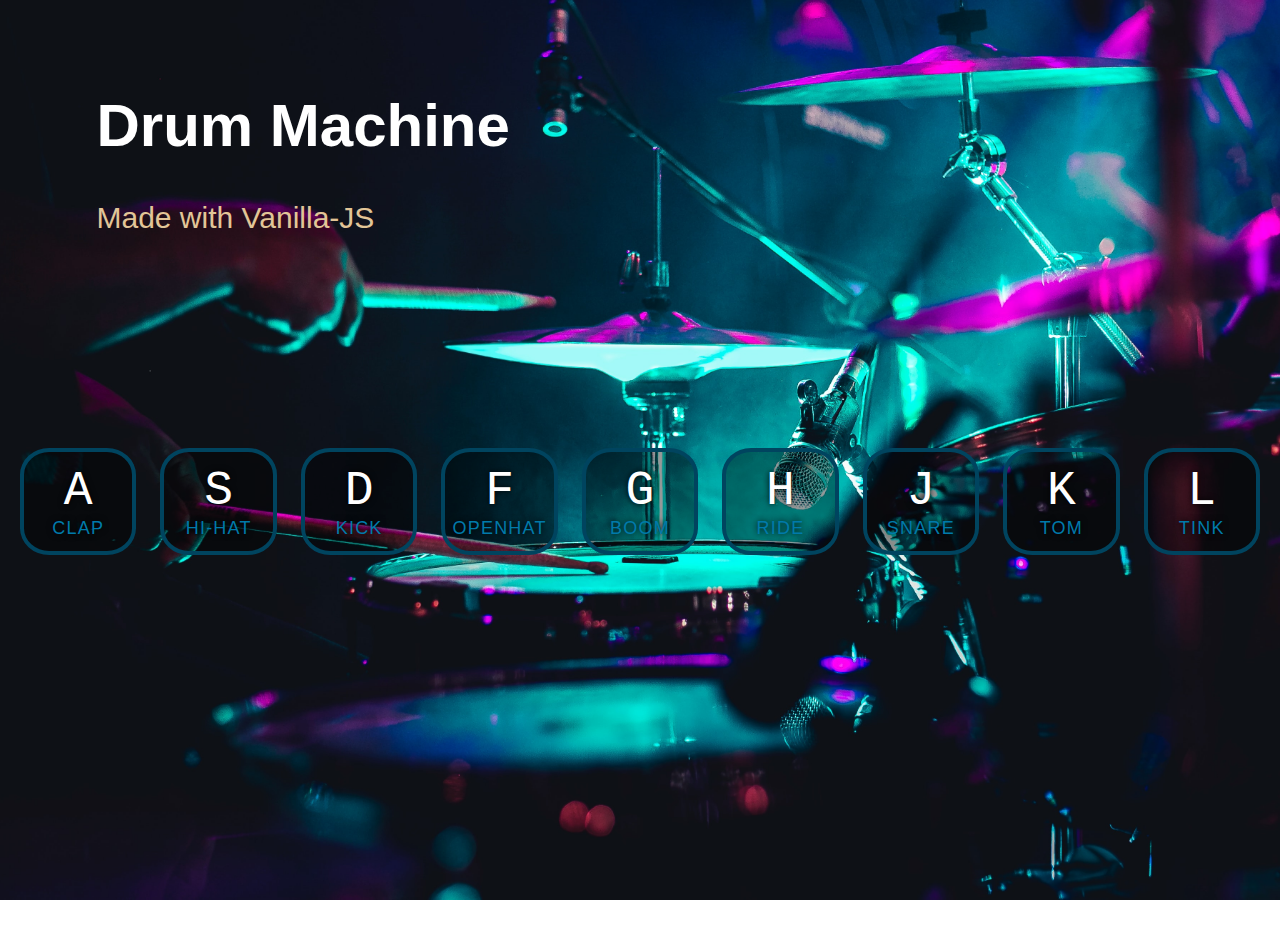
<file: index.html>
<!DOCTYPE html>
<html lang="en">
    <head>
        <meta charset="UTF-8" />
        <title>Vanilla JS Drums</title>
        <link rel="stylesheet" href="style.css" />
    </head>
    <body>
        <div class="heading">
            <h1>Drum Machine</h1>
            <span>Made with Vanilla-JS</span>
        </div>
        <div class="keys">
            <div data-key="65" class="key">
                <kbd>A</kbd>
                <span class="sound">clap</span>
            </div>
            <div data-key="83" class="key">
                <kbd>S</kbd>
                <span class="sound">hi-hat</span>
            </div>
            <div data-key="68" class="key">
                <kbd>D</kbd>
                <span class="sound">kick</span>
            </div>
            <div data-key="70" class="key">
                <kbd>F</kbd>
                <span class="sound">openhat</span>
            </div>
            <div data-key="71" class="key">
                <kbd>G</kbd>
                <span class="sound">boom</span>
            </div>
            <div data-key="72" class="key">
                <kbd>H</kbd>
                <span class="sound">ride</span>
            </div>
            <div data-key="74" class="key">
                <kbd>J</kbd>
                <span class="sound">snare</span>
            </div>
            <div data-key="75" class="key">
                <kbd>K</kbd>
                <span class="sound">tom</span>
            </div>
            <div data-key="76" class="key">
                <kbd>L</kbd>
                <span class="sound">tink</span>
            </div>
        </div>

        <audio data-key="65" src="sounds/clap.wav"></audio>
        <audio data-key="83" src="sounds/hihat.wav"></audio>
        <audio data-key="68" src="sounds/kick.wav"></audio>
        <audio data-key="70" src="sounds/openhat.wav"></audio>
        <audio data-key="71" src="sounds/boom.wav"></audio>
        <audio data-key="72" src="sounds/ride.wav"></audio>
        <audio data-key="74" src="sounds/snare.wav"></audio>
        <audio data-key="75" src="sounds/tom.wav"></audio>
        <audio data-key="76" src="sounds/tink.wav"></audio>

        <script>
            function playSound(e) {
                console.log("e", e);
                const audio = document.querySelector(
                    `audio[data-key='${e.keyCode}']`
                );
                const key = document.querySelector(
                    `.key[data-key='${e.keyCode}']`
                );
                if (!audio) return; //stop function from running
                audio.currentTime = 0; //rewinds sound to start upon repeated button presses
                audio.play();
                key.classList.add("playing");
            }

            function removeTransition(e) {
                console.log("e", e);
                if (e.propertyName !== "transform") return; //says skip if propertyName of event isn't 'transform'
                this.classList.remove("playing");
            }

            const keys = Array.from(document.querySelectorAll(".key"));
            keys.forEach(key =>
                key.addEventListener("transitionend", removeTransition)
            );
            
            window.addEventListener("keyup", removeTransition);
            window.addEventListener("keydown", playSound);
        </script>
    </body>
</html>
</file>
<file: style.css>
html {
    font-size: 12px;
    background: url("./background3.jpg") bottom center;
    background-size: cover;
    background-attachment: fixed;
  }
  
  body,
  html {
    height: 100%;
    overflow: hidden;
    margin-top: 2%;
    padding: 0;
    font-family: "Segoe UI", Tahoma, Geneva, Verdana, sans-serif;
}
.heading {
    display: flex;
    flex-direction: column;
    justify-content: flex-start;
    align-items: flex-start;
    margin-left: 7%;
    color: white;
    font-size: 30px;
    height: 0;
    animation: fadeIn 3s;
}

span{ 
  color: rgb(226, 197, 151);
}

.keys {
    display: flex;
    flex: 1;
    min-height: 100vh;
    align-items: center;
    justify-content: center;
    animation: fadeIn 3s;
}

.key {
    border: 0.4rem solid rgb(0, 68, 95);
    border-radius: 25%;
    margin: 1rem;
    font-size: 1.5rem;
    padding: 1rem 0.5rem;
    transition: all 0.07s ease;
    width: 10rem;
    text-align: center;
    color: white;
    background: rgba(0, 0, 0, 0.4);
    text-shadow: 0 0 0.5rem black;
}

.playing {
    transform: scale(1.5);
    border-color: rgb(0, 183, 255);
    box-shadow: 0 0 1rem rgb(0, 183, 255);
}

kbd {
    display: block;
    font-size: 4rem;
}

.sound {
    font-size: 1.5rem;
    text-transform: uppercase;
    letter-spacing: 0.1rem;
    color: rgb(0, 122, 170);
}

@keyframes fadeIn {
    0% {
        opacity: 0;
    }
    100% {
        opacity: 1;
    }
}
</file>
